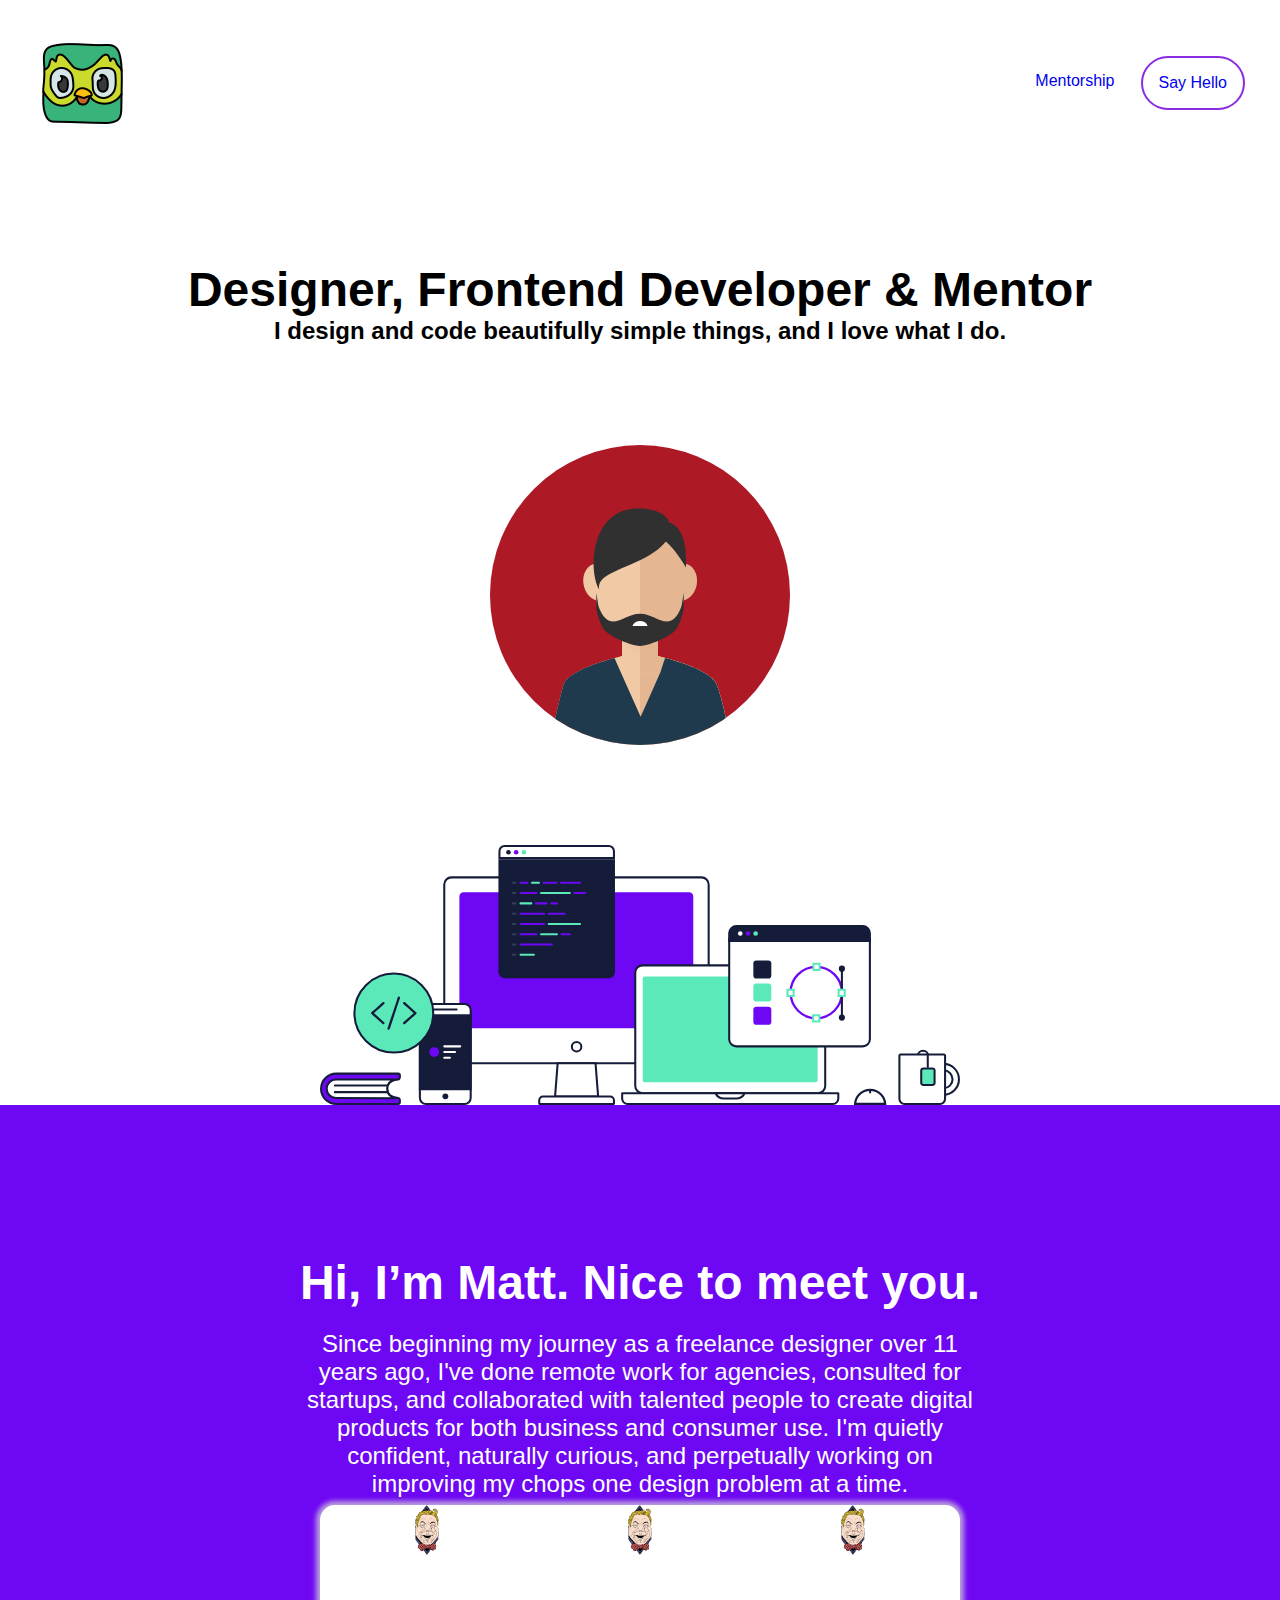
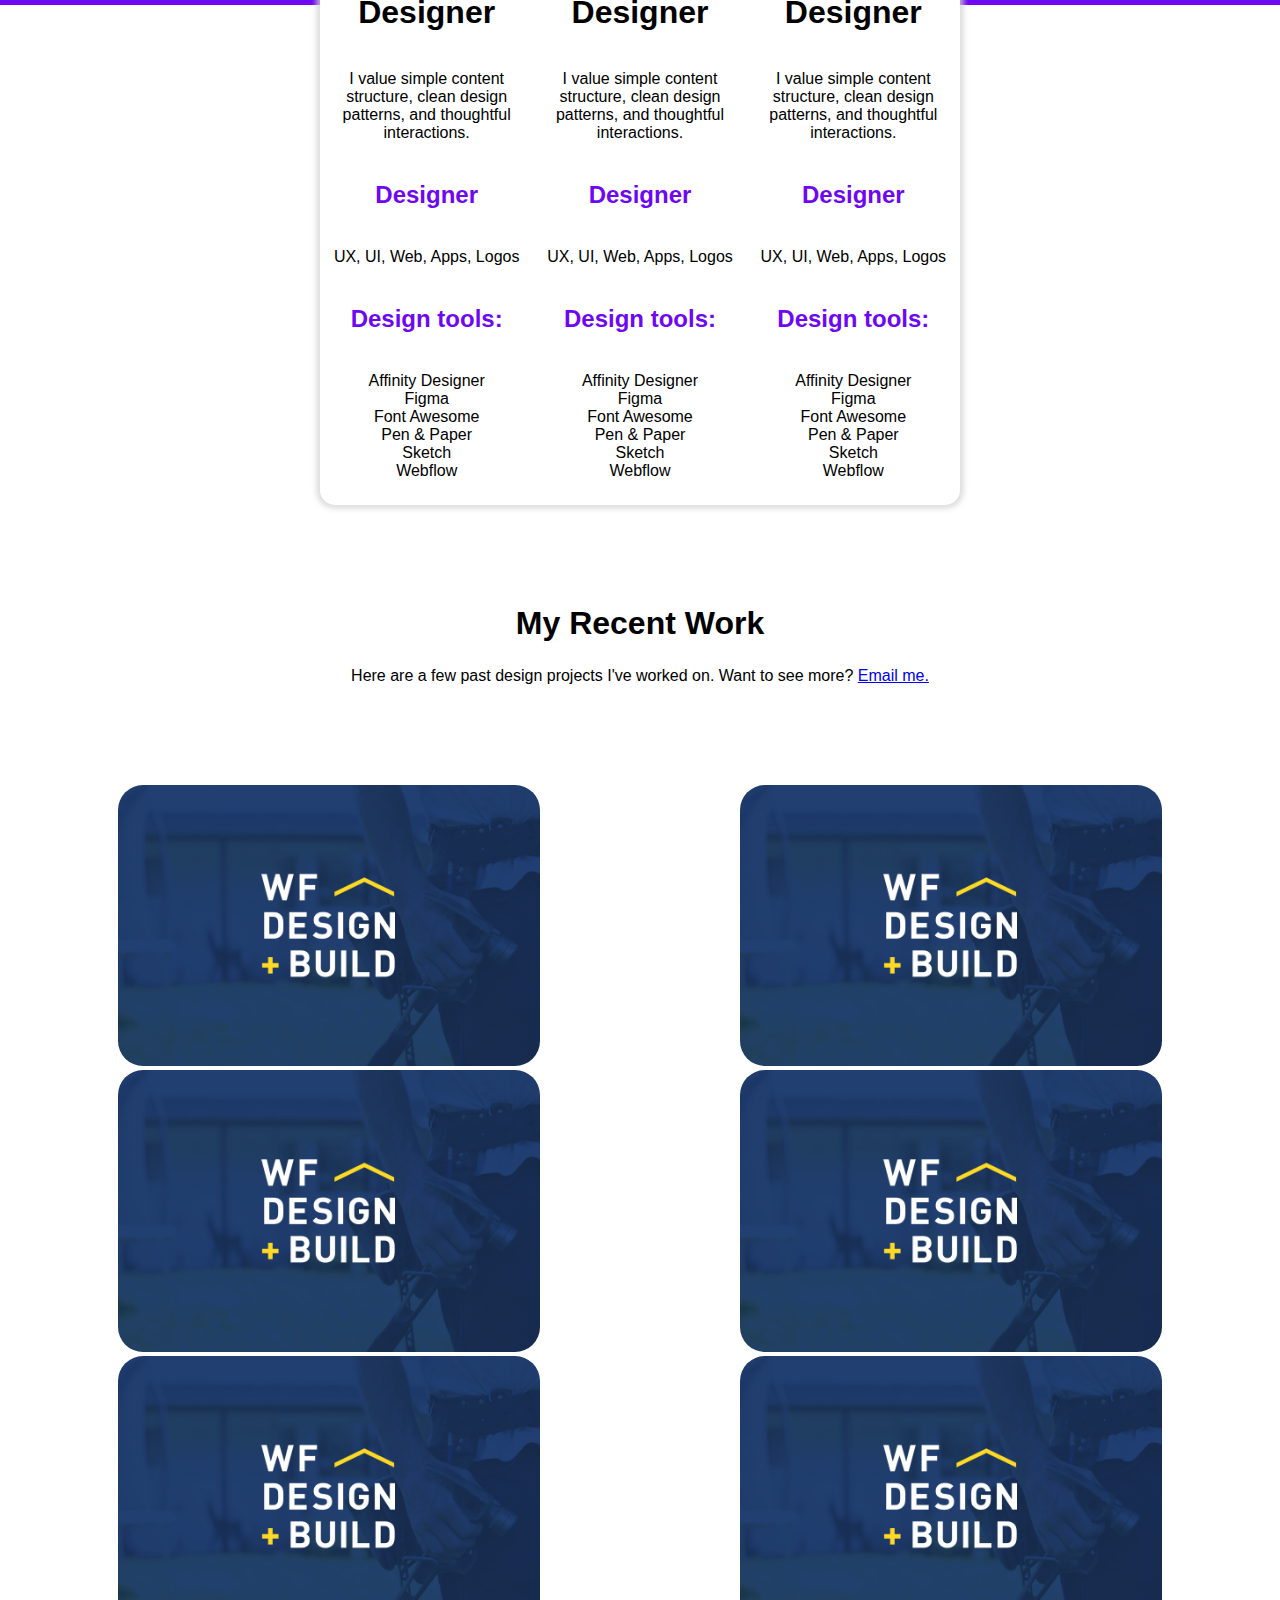
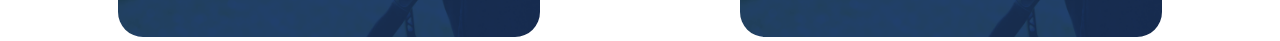
<file: demoWebsite-main/mattcpoy/index.html>
<!DOCTYPE html>
<html lang="en">
<head>
    <meta charset="UTF-8">
    <meta http-equiv="X-UA-Compatible" content="IE=edge">
    <meta name="viewport" content="width=device-width, initial-scale=1.0">
    <link rel="stylesheet" href="styles.css">
    <title>Jashandeep Singh</title>

</head>
<body>
    <nav class="header">
        <img class="header-img" src="images/icons8-duolingo-logo-96.png">
        <div class="brand-title">
            <ul>
                <li><a href="#">Mentorship</a></li>
                <li class="hello-btn"><a href="#" class="a-tag">Say Hello</a></li>
            </ul>
        </div>
    </nav>
    
    
    <div class="job-title">
        <h1>Designer, Frontend Developer & Mentor</h1>
    </div>
    
    <div class="job-description">
        <h3>I design and code beautifully simple things, and I love what I do.</h3>
    </div>

    <div class="images">
        <img src="./images/avatar-svgrepo-com.svg" alt="avatar picture">
    </div>
    
    <div class="devices">
        <img src="./images/hero-devices.svg" alt="A group of devices such as laptops and phones">
    </div>

    <div class="about-me">
        <div class="container">
        <h3>Hi, I’m Matt. Nice to meet you.</h3>
        <p>Since beginning my journey as a freelance designer over 11 years ago, I've done remote work for agencies, consulted for startups, and collaborated with talented people to create digital products for both business and consumer use. I'm quietly confident, naturally curious, and perpetually working on improving my chops one design problem at a time.</p>
        </div>
    </div>

    <div class="skills">

        <div class="column" class="column1">
            <img src="./images/creepysmileman-colour.svg" alt="Creepy Man Smiling" >
            <h1>Designer</h1>
            <p>I value simple content structure, clean design patterns, and thoughtful interactions.</p>
            <h2>Designer</h2>
            <p>UX, UI, Web, Apps, Logos</p>
            <h2>Design tools:</h2>
            <ul>
                <li>Affinity Designer</li>
                <li>Figma</li>
                <li>Font Awesome</li>
                <li>Pen & Paper</li>
                <li>Sketch</li>
                <li>Webflow</li>
            </ul>
        </div>

        <div class="column" class="column2">
            <img src="./images/creepysmileman-colour.svg" alt="Creepy Man Smiling" >
            <h1>Designer</h1>
            <p>I value simple content structure, clean design patterns, and thoughtful interactions.</p>
            <h2>Designer</h2>
            <p>UX, UI, Web, Apps, Logos</p>
            <h2>Design tools:</h2>
            <ul>
                <li>Affinity Designer</li>
                <li>Figma</li>
                <li>Font Awesome</li>
                <li>Pen & Paper</li>
                <li>Sketch</li>
                <li>Webflow</li>
            </ul>
        </div>

        <div class="column" class="column3">
            <img src="./images/creepysmileman-colour.svg" alt="Creepy Man Smiling" >
            <h1>Designer</h1>
            <p>I value simple content structure, clean design patterns, and thoughtful interactions.</p>
            <h2>Designer</h2>
            <p>UX, UI, Web, Apps, Logos</p>
            <h2>Design tools:</h2>
            <ul>
                <li>Affinity Designer</li>
                <li>Figma</li>
                <li>Font Awesome</li>
                <li>Pen & Paper</li>
                <li>Sketch</li>
                <li>Webflow</li>
            </ul>
        </div>

    </div>
    <div class="work">
        <h1 class="job-title">My Recent Work</h1>
        <p class="job-title">Here are a few past design projects I've worked on. Want to see more?&nbsp<a href="mailto:jashansingh303@gmail.com" subject="subject text">Email me.</a></p>
    </div>
    
    <div class="main-flex">
        <div class="child-flex">
            <img src="./images/wfdesignbuild.png" alt="">
        </div>
        <div class="child-flex">
            <img src="./images/wfdesignbuild.png" alt="">
        </div>
        <div class="child-flex">
            <img src="./images/wfdesignbuild.png" alt="">
        </div>
        <div class="child-flex">
            <img src="./images/wfdesignbuild.png" alt="">
        </div>
        <div class="child-flex">
            <img src="./images/wfdesignbuild.png" alt="">
        </div>
        <div class="child-flex">
            <img src="./images/wfdesignbuild.png" alt="">
        </div>
    </div>

    
</body>
</html>
</file>
<file: demoWebsite-main/mattcpoy/styles.css>
*{
    box-sizing: border-box;
    font-family: 'Lucida Sans', 'Lucida Sans Regular', 'Lucida Grande', 'Lucida Sans Unicode', Geneva, Verdana, sans-serif;
    margin: 0;
}

body{

    padding: 0;
}

.header{
    display: flex;
    justify-content: space-between;
    align-items: center;
    margin: 35px;
    color: blueviolet;
}


.brand-title ul{
    margin: 0;
    padding: 0;
    display: flex;
}

.brand-title li{
    list-style: none;
}
    
.brand-title li a{
    text-decoration: none;
    margin: 1em;
    display: block;

}

.hello-btn{
    border: 2px solid blueviolet;
    border-radius: 30px;
    outline: 5px;
    color: blueviolet;
    margin-left: 10px;
}

.job-title{
    display: flex;
    justify-content: center;
    text-align: center;
}

.job-title h1{
    font-size: 3em;
    margin-top: 2em;
}

.job-description h3{
    display: flex;
    justify-content: center;
    font-size: 1.5em;
    text-align: center;
}

.images{
    display: flex;
    justify-content: center;
    width: auto;
    height: auto;
    margin: auto;

}

.images img{
    height: 300px;
    width: 300px;
    display: block;
    margin-top: 100px;
    margin-left: auto;
    margin-right: auto;
    border-radius: 50%;
    margin-bottom: 100px;
}

.devices{
    display: flex;
    justify-content: center;
    width: auto;
    height: auto;
    margin: auto;
}

.devices img{
    width: 50%;
    height: 50%;
}

.about-me{
    background-color: #6E07F3;
    height: 500px;
    color: white;
}



.about-me h3{
    display: flex;
    justify-content: center;
    padding-top: 150px;
    font-size: 3em;
    text-align: center;
    padding-bottom: 20px;
}

.about-me p{
    display: flex;
    justify-content: center;
    align-items: center;
    text-align: center;
    margin-left: 300px;
    margin-right: 300px;
    font-size: 1.5em;
    text-align: center;
}

.skills{
    height: 600px;
    display: flex;
    justify-content: center;
    margin-right: 25%;
    margin-left: 25%;
    /* border: 2px solid purple; */
    margin-top: -100px;
    background-color: #fff;
    border-radius: 15px;
    box-shadow: 0px 0px 5px 4px rgba(212, 212, 212, 0.75);
}

.column{
    display: flex;
    flex-direction: column;
    /* border: 2px solid purple; */
    flex-grow: 1;
    border-radius: 15px;
    align-items: center;
    text-align: center;
    justify-content: space-between;
    padding-bottom: 25px;
}

.column img{
    height: 50px;
}

.column h2{
    color:#6E07F3
}

.column ul li{
    list-style: none;
    align-self: center;
    margin-left: -40px;
}

.work{
   margin-top: 100px;
}

.work p{
    margin-top: 25px;
}

.main-flex{
    display: flex;
    margin-top: 100px;
    flex-wrap: wrap;
    justify-content: center;

}

.child-flex{
    flex-basis: 33%;
    width:200px;
    height: auto;
    margin-left: 100px;
    margin-right: 100px;
}

.child-flex img{
    border-radius: 25px;
    max-width: 100%;
    min-width: 100px;
}
</file>
